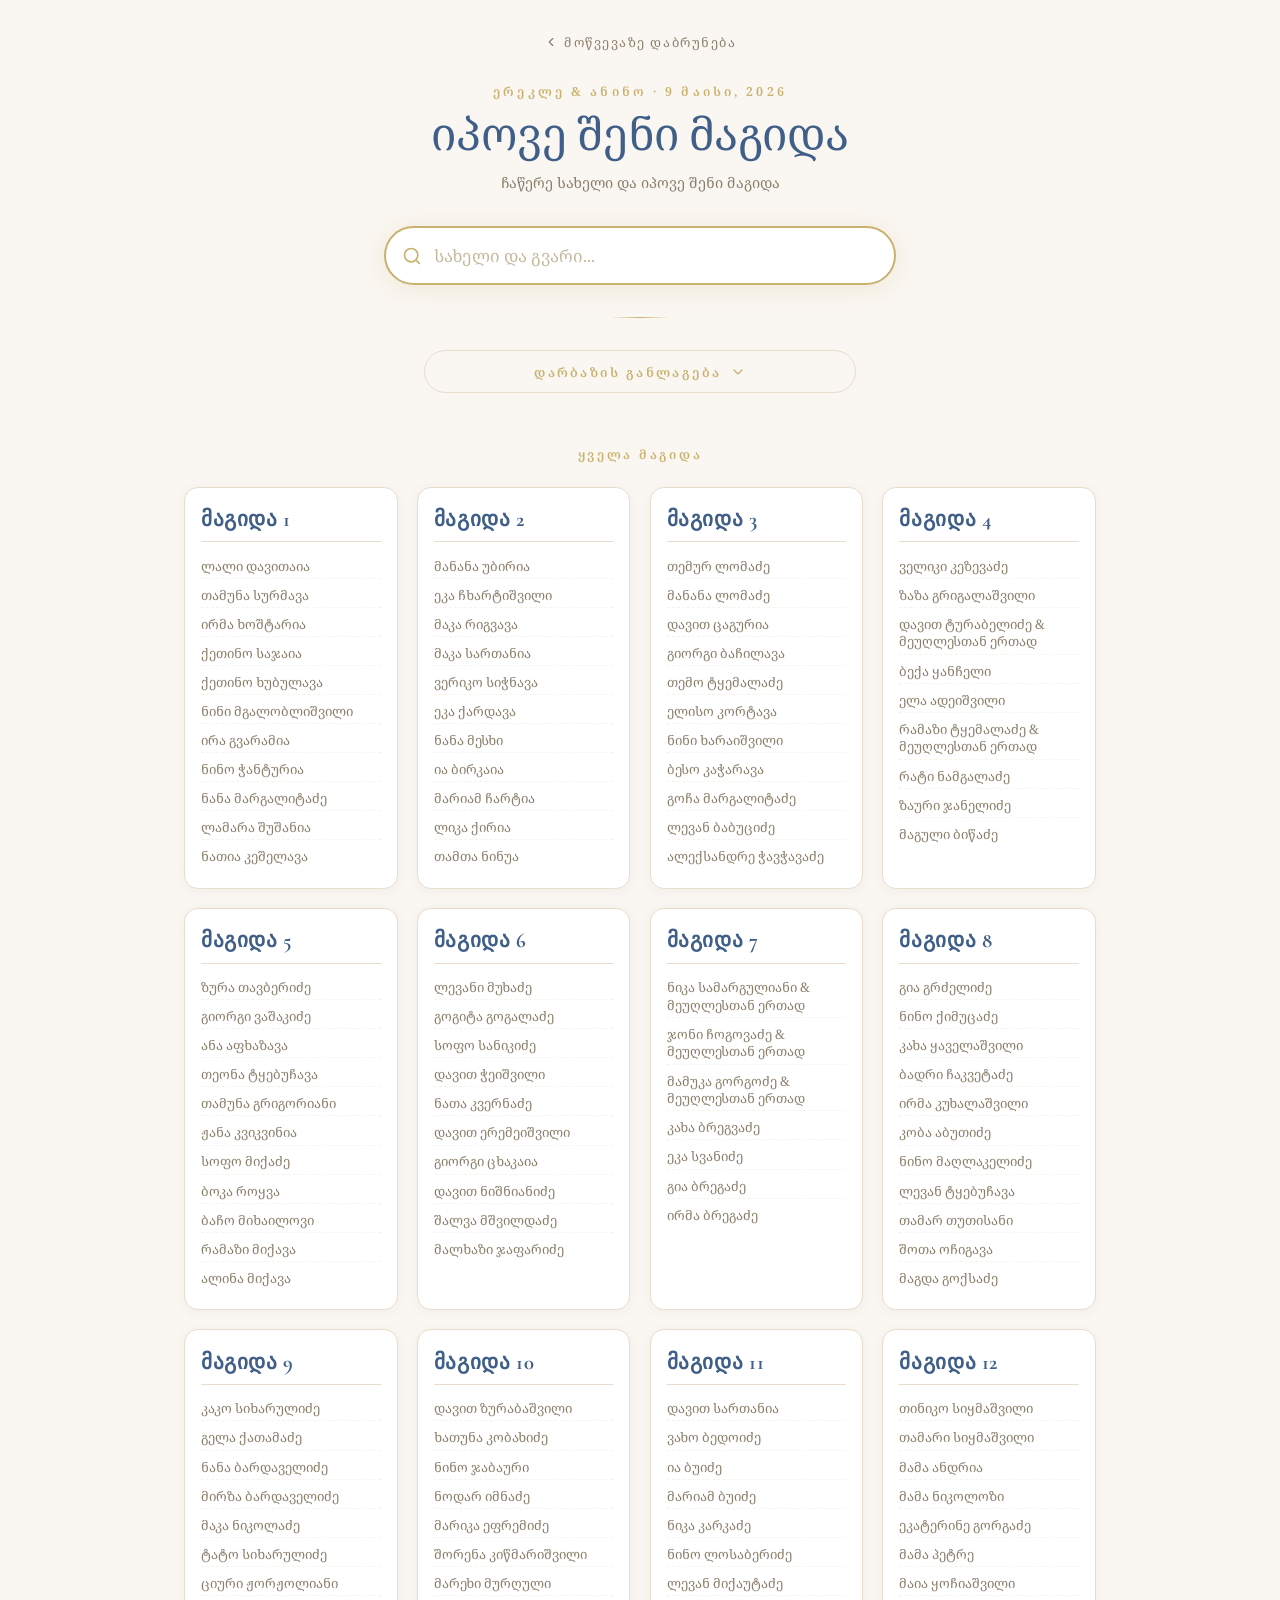
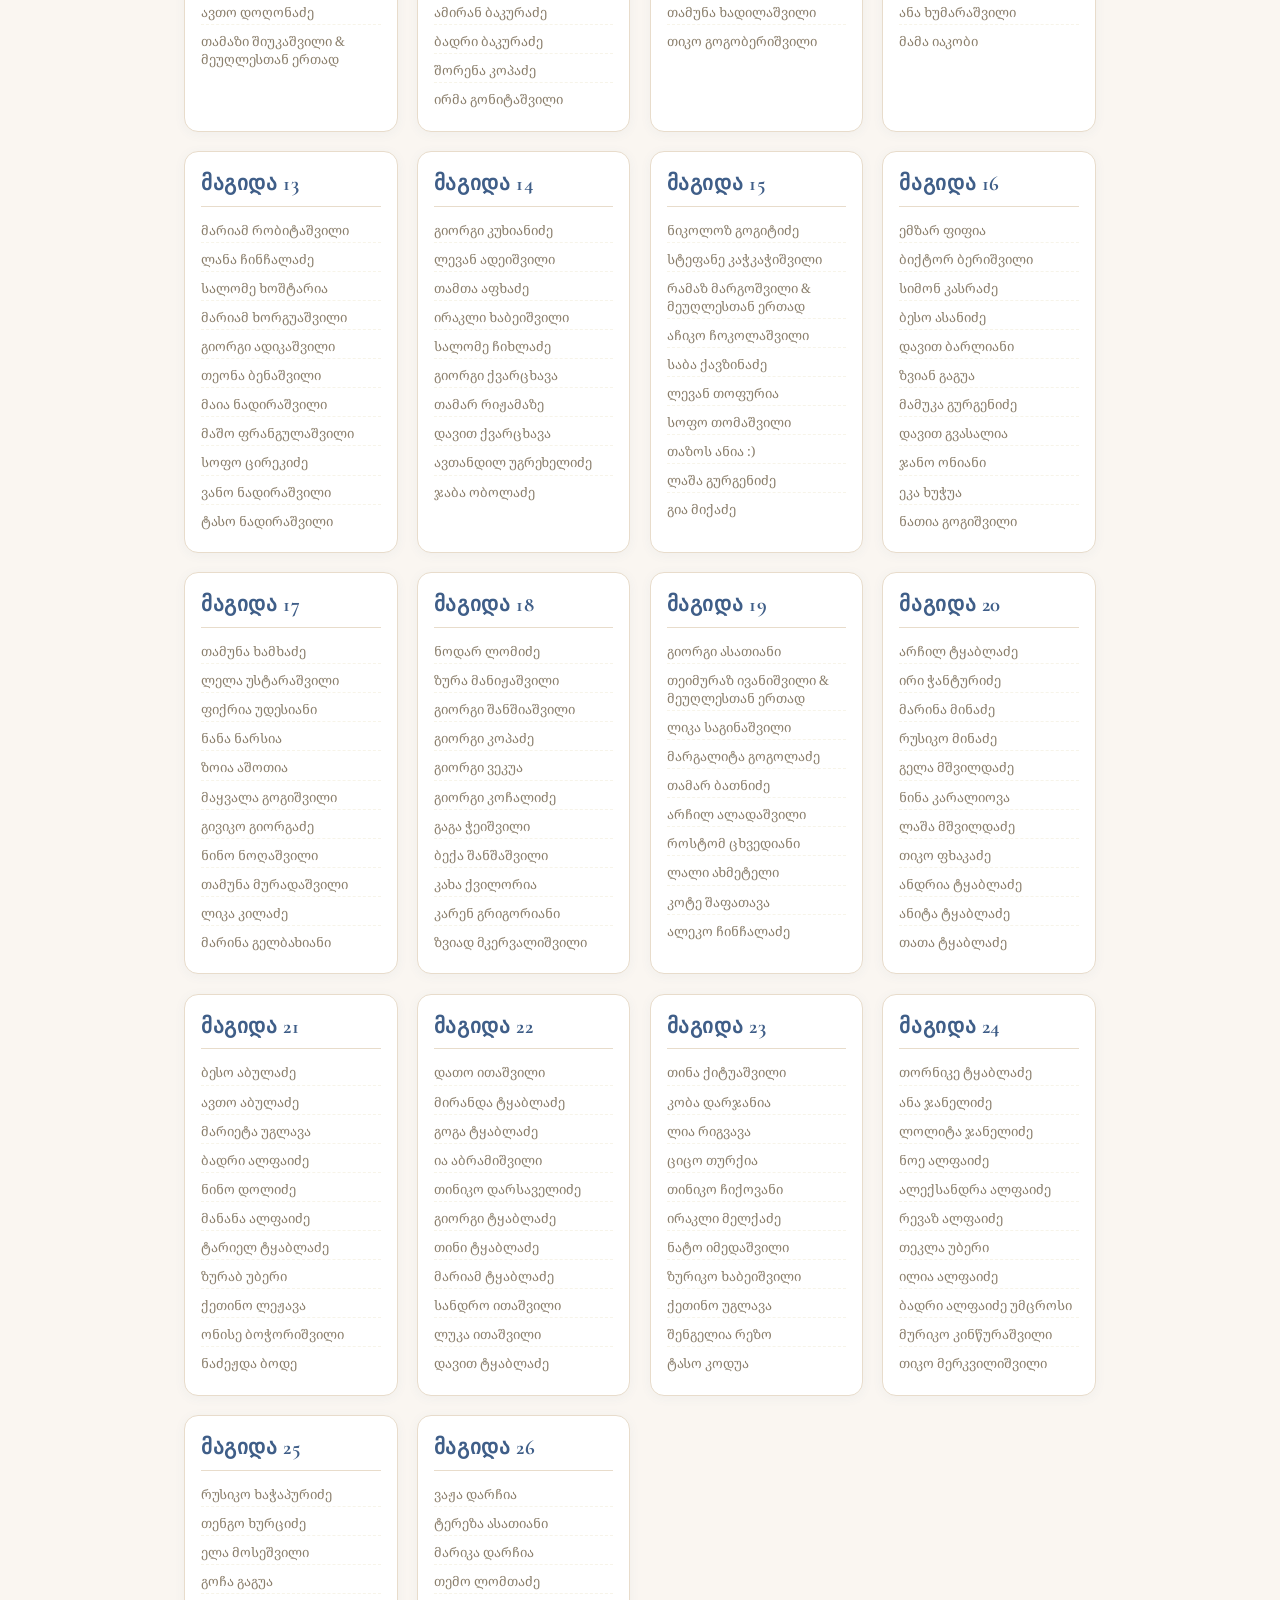
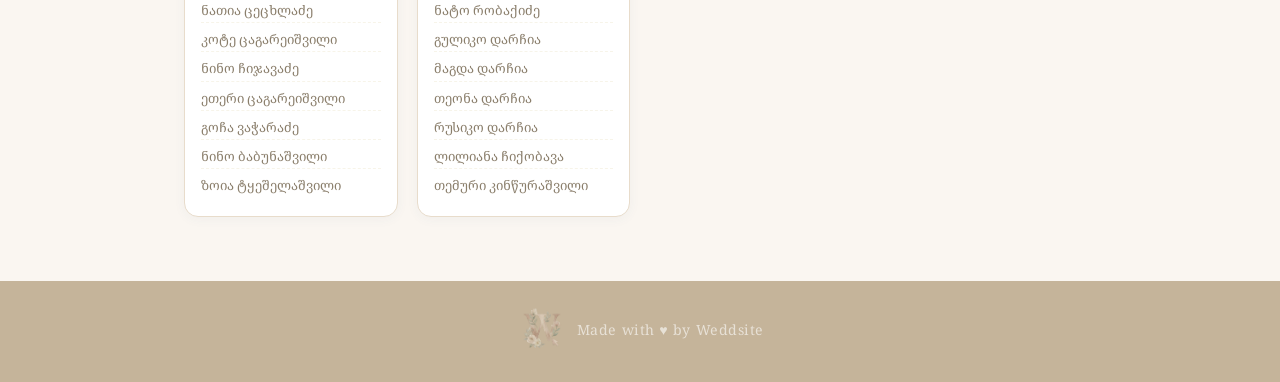
<file: find-table.html>
<!DOCTYPE html>
<html lang="ka">
    <head>
        <meta charset="UTF-8">
        <meta name="viewport" content="width=device-width, initial-scale=1.0">
        <title>მაგიდის პოვნა - ერეკლე & ანინო</title>
        <link rel="preconnect" href="https://fonts.googleapis.com">
        <link rel="preconnect" href="https://fonts.gstatic.com" crossorigin>
        <link href="https://fonts.googleapis.com/css2?family=Cormorant+Garamond:wght@400;600;700&family=Noto+Serif+Georgian:wght@400;500;600&display=swap" rel="stylesheet">
        <link rel="stylesheet" href="find-table.css">
    </head>
    <body>

        <!-- HEADER -->
        <header class="ft-header">
            <a href="index.html" class="ft-back">
                <svg viewBox="0 0 24 24" fill="none" stroke="currentColor" stroke-width="2" stroke-linecap="round" stroke-linejoin="round">
                    <polyline points="15 18 9 12 15 6"/>
                </svg>
                მოწვევაზე დაბრუნება
            </a>
            <p class="ft-eyebrow">ერეკლე & ანინო · 9 მაისი, 2026</p>
            <h1 class="ft-title">იპოვე შენი მაგიდა</h1>
            <p class="ft-sub">ჩაწერე სახელი და იპოვე შენი მაგიდა</p>
        </header>

        <!-- SEARCH -->
        <div class="ft-search-wrap">
            <div class="ft-search-box">
                <svg viewBox="0 0 24 24" fill="none" stroke="currentColor" stroke-width="2" stroke-linecap="round" stroke-linejoin="round">
                    <circle cx="11" cy="11" r="8"/>
                    <line x1="21" y1="21" x2="16.65" y2="16.65"/>
                </svg>
                <input
                    type="text"
                    class="ft-search-input"
                    id="ft-search"
                    placeholder="სახელი და გვარი..."
                    autocomplete="off"
                    autocorrect="off"
                    spellcheck="false"
                >
                <button class="ft-clear" id="ft-clear" aria-label="გასუფთავება">✕</button>
            </div>
        </div>

        <div class="ft-divider"></div>

        <!-- SEARCH RESULTS -->
        <div class="ft-results" id="ft-results">
            <p class="ft-results-label" id="ft-results-label">შედეგები</p>
            <div id="ft-results-list"></div>
        </div>

        <!-- VENUE MAP -->
        <section class="ft-map-section">
            <button class="ft-map-toggle" id="ft-map-toggle" aria-expanded="false">
                <span class="ft-map-label" id="ft-map-label">დარბაზის განლაგება</span>
                <svg class="ft-map-chevron" viewBox="0 0 24 24" fill="none" stroke="currentColor" stroke-width="2" stroke-linecap="round" stroke-linejoin="round">
                    <polyline points="6 9 12 15 18 9"/>
                </svg>
            </button>
            <div class="ft-map-wrap" id="ft-map-wrap">
                <svg class="ft-map-svg" viewBox="0 0 420 730" xmlns="http://www.w3.org/2000/svg">

                    <!-- Stage -->
                    <g class="ft-map-stage">
                        <rect x="148" y="16" width="124" height="40" rx="8"/>
                        <text x="210" y="41">სცენა</text>
                    </g>


                    <!-- ===== COL A – far left (x=45) : 13 11 9 7 5 3 1 ===== -->
                    <g id="map-13" class="ft-map-table"><circle cx="45" cy="130" r="23"/><text x="45" y="130">13</text></g>
                    <g id="map-11" class="ft-map-table"><circle cx="45" cy="215" r="23"/><text x="45" y="215">11</text></g>
                    <g id="map-9"  class="ft-map-table"><circle cx="45" cy="300" r="23"/><text x="45" y="300">9</text></g>
                    <g id="map-7"  class="ft-map-table"><circle cx="45" cy="385" r="23"/><text x="45" y="385">7</text></g>
                    <g id="map-5"  class="ft-map-table"><circle cx="45" cy="470" r="23"/><text x="45" y="470">5</text></g>
                    <g id="map-3"  class="ft-map-table"><circle cx="45" cy="555" r="23"/><text x="45" y="555">3</text></g>
                    <g id="map-1"  class="ft-map-table"><circle cx="45" cy="640" r="23"/><text x="45" y="640">1</text></g>

                    <!-- ===== COL B – inner left (x=128) staggered : 12 10 8 6 4 2 ===== -->
                    <g id="map-12" class="ft-map-table"><circle cx="128" cy="172" r="23"/><text x="128" y="172">12</text></g>
                    <g id="map-10" class="ft-map-table"><circle cx="128" cy="257" r="23"/><text x="128" y="257">10</text></g>
                    <g id="map-8"  class="ft-map-table"><circle cx="128" cy="342" r="23"/><text x="128" y="342">8</text></g>
                    <g id="map-6"  class="ft-map-table"><circle cx="128" cy="427" r="23"/><text x="128" y="427">6</text></g>
                    <g id="map-4"  class="ft-map-table"><circle cx="128" cy="512" r="23"/><text x="128" y="512">4</text></g>
                    <g id="map-2"  class="ft-map-table"><circle cx="128" cy="597" r="23"/><text x="128" y="597">2</text></g>

                    <!-- ===== COL C – inner right (x=292) staggered : 24 22 20 18 16 14 ===== -->
                    <g id="map-24" class="ft-map-table"><circle cx="292" cy="172" r="23"/><text x="292" y="172">24</text></g>
                    <g id="map-22" class="ft-map-table"><circle cx="292" cy="257" r="23"/><text x="292" y="257">22</text></g>
                    <g id="map-20" class="ft-map-table"><circle cx="292" cy="342" r="23"/><text x="292" y="342">20</text></g>
                    <g id="map-18" class="ft-map-table"><circle cx="292" cy="427" r="23"/><text x="292" y="427">18</text></g>
                    <g id="map-16" class="ft-map-table"><circle cx="292" cy="512" r="23"/><text x="292" y="512">16</text></g>
                    <g id="map-14" class="ft-map-table"><circle cx="292" cy="597" r="23"/><text x="292" y="597">14</text></g>

                    <!-- ===== COL D – far right (x=375) : 26 25 23 21 19 17 15 ===== -->
                    <g id="map-26" class="ft-map-table"><circle cx="375" cy="130" r="23"/><text x="375" y="130">26</text></g>
                    <g id="map-25" class="ft-map-table"><circle cx="375" cy="215" r="23"/><text x="375" y="215">25</text></g>
                    <g id="map-23" class="ft-map-table"><circle cx="375" cy="300" r="23"/><text x="375" y="300">23</text></g>
                    <g id="map-21" class="ft-map-table"><circle cx="375" cy="385" r="23"/><text x="375" y="385">21</text></g>
                    <g id="map-19" class="ft-map-table"><circle cx="375" cy="470" r="23"/><text x="375" y="470">19</text></g>
                    <g id="map-17" class="ft-map-table"><circle cx="375" cy="555" r="23"/><text x="375" y="555">17</text></g>
                    <g id="map-15" class="ft-map-table"><circle cx="375" cy="640" r="23"/><text x="375" y="640">15</text></g>


                </svg>
            </div>
        </section>

        <!-- ALL TABLES -->
        <section class="ft-tables-section" id="ft-tables-section">
            <p class="ft-tables-label">ყველა მაგიდა</p>
            <div class="ft-tables-grid" id="ft-tables-grid">
                <!-- filled by JS -->
            </div>
        </section>

        <!-- FOOTER -->
        <footer class="ft-footer">
            <a href="https://www.instagram.com/weddsites/" target="_blank" rel="noopener" class="ft-footer-credit">
                <img src="weddsite.png" alt="Weddsite" class="ft-footer-logo">
                <span>Made with ♥ by Weddsite</span>
            </a>
        </footer>

        <script src="guests.js"></script>
        <script>
            // ---- Build all-tables grid ----
            var grid = document.getElementById('ft-tables-grid');
            var tableNums = Object.keys(TABLES).map(Number).sort(function(a,b){return a-b;});

            tableNums.forEach(function(num) {
                var card = document.createElement('div');
                card.className = 'ft-table-card';

                var heading = document.createElement('div');
                heading.className = 'ft-table-num';
                heading.textContent = 'მაგიდა ' + num;
                card.appendChild(heading);

                var ul = document.createElement('ul');
                ul.className = 'ft-table-guests';
                TABLES[num].forEach(function(guest) {
                    var li = document.createElement('li');
                    li.textContent = guest;
                    ul.appendChild(li);
                });
                card.appendChild(ul);
                grid.appendChild(card);
            });

            // ---- Map toggle ----
            var mapToggle = document.getElementById('ft-map-toggle');
            var mapWrap = document.getElementById('ft-map-wrap');
            var mapLabel = document.getElementById('ft-map-label');

            mapToggle.addEventListener('click', function() {
                var open = mapWrap.classList.toggle('open');
                mapToggle.setAttribute('aria-expanded', open);
            });

            function highlightTablesOnMap(found) {
                document.querySelectorAll('.ft-map-table').forEach(function(el) {
                    el.classList.remove('highlighted');
                    el.classList.add('dimmed');
                });
                found.forEach(function(num) {
                    var el = document.getElementById('map-' + num);
                    if (el) {
                        el.classList.remove('dimmed');
                        el.classList.add('highlighted');
                    }
                });
                mapLabel.textContent = 'დარბაზის განლაგება';
            }

            function clearMapHighlights() {
                document.querySelectorAll('.ft-map-table').forEach(function(el) {
                    el.classList.remove('highlighted', 'dimmed');
                });
                mapLabel.textContent = 'დარბაზის განლაგება';
            }

            // ---- Search logic ----
            var searchInput = document.getElementById('ft-search');
            var clearBtn = document.getElementById('ft-clear');
            var resultsWrap = document.getElementById('ft-results');
            var resultsList = document.getElementById('ft-results-list');
            var resultsLabel = document.getElementById('ft-results-label');
            var tablesSection = document.getElementById('ft-tables-section');

            function normalize(str) {
                return str.toLowerCase().trim();
            }

            function highlight(text, query) {
                if (!query) return document.createTextNode(text);
                var idx = normalize(text).indexOf(normalize(query));
                if (idx === -1) return document.createTextNode(text);
                var span = document.createElement('span');
                span.appendChild(document.createTextNode(text.slice(0, idx)));
                var mark = document.createElement('mark');
                mark.textContent = text.slice(idx, idx + query.length);
                span.appendChild(mark);
                span.appendChild(document.createTextNode(text.slice(idx + query.length)));
                return span;
            }

            function doSearch(query) {
                resultsList.innerHTML = '';
                var q = normalize(query);

                if (!q) {
                    resultsWrap.classList.remove('visible');
                    tablesSection.style.display = '';
                    clearBtn.classList.remove('visible');
                    clearMapHighlights();
                    return;
                }

                clearBtn.classList.add('visible');
                var matches = GUESTS.filter(function(g) {
                    return normalize(g.name).indexOf(q) !== -1;
                });

                tablesSection.style.display = 'none';
                resultsWrap.classList.add('visible');

                if (matches.length === 0) {
                    var noRes = document.createElement('div');
                    noRes.className = 'ft-no-results';
                    noRes.innerHTML = 'სახელი ვერ მოიძებნა.<br>სცადეთ სხვანაირად.';
                    resultsList.appendChild(noRes);
                    resultsLabel.textContent = 'შედეგი ვერ მოიძებნა';
                    clearMapHighlights();
                    return;
                }

                resultsLabel.textContent = 'ნაპოვნია · ' + matches.length + ' სტუმარი';

                matches.forEach(function(g) {
                    var item = document.createElement('div');
                    item.className = 'ft-result-item';

                    var nameEl = document.createElement('div');
                    nameEl.className = 'ft-result-name';
                    nameEl.appendChild(highlight(g.name, query));

                    var tableEl = document.createElement('div');
                    tableEl.className = 'ft-result-table';
                    tableEl.textContent = 'მაგიდა ' + g.table;

                    item.appendChild(nameEl);
                    item.appendChild(tableEl);
                    resultsList.appendChild(item);
                });

                // Highlight found table(s) on map and open it
                var foundTables = matches.map(function(g) { return g.table; });
                highlightTablesOnMap(foundTables);
                mapWrap.classList.add('open');
                mapToggle.setAttribute('aria-expanded', 'true');
            }

            searchInput.addEventListener('input', function() {
                doSearch(this.value);
            });

            clearBtn.addEventListener('click', function() {
                searchInput.value = '';
                doSearch('');
                searchInput.focus();
            });

            setTimeout(function() {
                searchInput.focus();
            }, 300);
        </script>
    </body>
</html>
</file>
<file: find-table.css>
:root {
	--paper: #faf6f1;
	--ink: #3a3028;
	--blue: #3f5e88;
	--blue-mid: #5f7ca5;
	--gold: #c9b26e;
	--muted: #8a7e6b;
	--line: #e8dccb;
	--card: #fff;
	--input-border: rgba(201, 178, 110, 0.4);
}

* {
	margin: 0;
	padding: 0;
	box-sizing: border-box;
}

html {
	scrollbar-width: thin;
	scrollbar-color: rgba(201, 178, 110, 0.35) transparent;
}

html::-webkit-scrollbar {
	width: 6px;
}

html::-webkit-scrollbar-track {
	background: transparent;
}

html::-webkit-scrollbar-thumb {
	background: rgba(201, 178, 110, 0.35);
	border-radius: 3px;
}

body {
	min-height: 100vh;
	background-color: var(--paper);
	font-family: 'Noto Serif Georgian', 'Cormorant Garamond', serif;
	color: var(--ink);
}

/* ---------- HEADER ---------- */
.ft-header {
	padding: 2rem 1.5rem 0;
	text-align: center;
}

.ft-back {
	display: inline-flex;
	align-items: center;
	gap: 0.4rem;
	font-size: 0.8rem;
	letter-spacing: 0.12em;
	text-transform: uppercase;
	color: var(--muted);
	text-decoration: none;
	margin-bottom: 2rem;
	transition: color 0.2s ease;
}

.ft-back:hover {
	color: var(--blue);
}

.ft-back svg {
	width: 14px;
	height: 14px;
}

.ft-eyebrow {
	font-size: 0.78rem;
	letter-spacing: 0.25em;
	text-transform: uppercase;
	color: var(--gold);
	font-weight: 600;
	margin-bottom: 0.6rem;
}

.ft-title {
	font-family: 'Cormorant Garamond', 'Noto Serif Georgian', serif;
	font-size: 2.2rem;
	font-weight: 400;
	color: var(--blue);
	margin-bottom: 0.5rem;
	line-height: 1.2;
}

@media (min-width: 481px) {
	.ft-title {
		font-size: 2.8rem;
	}
}

.ft-sub {
	font-size: 0.9rem;
	color: var(--muted);
	margin-bottom: 0;
	line-height: 1.6;
}

/* ---------- SEARCH ---------- */
.ft-search-wrap {
	padding: 2rem 1.5rem 0;
	max-width: 560px;
	margin: 0 auto;
}

.ft-search-box {
	position: relative;
	display: flex;
	align-items: center;
}

.ft-search-box svg {
	position: absolute;
	left: 1.1rem;
	width: 20px;
	height: 20px;
	color: var(--gold);
	flex-shrink: 0;
	pointer-events: none;
}

.ft-search-input {
	width: 100%;
	padding: 1rem 1rem 1rem 3rem;
	border: 2px solid var(--input-border);
	border-radius: 999px;
	background: var(--card);
	font-family: 'Noto Serif Georgian', 'Cormorant Garamond', serif;
	font-size: 1.05rem;
	color: var(--ink);
	outline: none;
	transition: border-color 0.2s ease, box-shadow 0.2s ease;
	box-shadow: 0 4px 20px rgba(63, 94, 136, 0.07);
}

.ft-search-input::placeholder {
	color: #c4b89e;
}

.ft-search-input:focus {
	border-color: var(--gold);
	box-shadow: 0 4px 24px rgba(201, 178, 110, 0.18);
}

.ft-clear {
	position: absolute;
	right: 1.1rem;
	background: none;
	border: none;
	cursor: pointer;
	color: var(--muted);
	font-size: 1.1rem;
	line-height: 1;
	padding: 0.2rem;
	display: none;
	transition: color 0.2s ease;
}

.ft-clear:hover {
	color: var(--blue);
}

.ft-clear.visible {
	display: block;
}

/* ---------- DIVIDER ---------- */
.ft-divider {
	width: 60px;
	height: 1px;
	background: linear-gradient(to right, transparent, var(--gold), transparent);
	margin: 2rem auto;
}

/* ---------- SEARCH RESULTS ---------- */
.ft-results {
	display: none;
	padding: 0 1.5rem 1rem;
	max-width: 560px;
	margin: 0 auto;
}

.ft-results.visible {
	display: block;
}

.ft-results-label {
	font-size: 0.8rem;
	letter-spacing: 0.18em;
	text-transform: uppercase;
	color: var(--muted);
	margin-bottom: 1rem;
	font-weight: 600;
}

.ft-result-item {
	display: flex;
	align-items: center;
	justify-content: space-between;
	background: var(--card);
	border-radius: 12px;
	padding: 1rem 1.4rem;
	margin-bottom: 0.6rem;
	border: 1px solid var(--line);
	box-shadow: 0 2px 12px rgba(63, 94, 136, 0.06);
	transition: border-color 0.2s ease, box-shadow 0.2s ease;
}

.ft-result-item:hover {
	border-color: rgba(201, 178, 110, 0.5);
	box-shadow: 0 4px 20px rgba(63, 94, 136, 0.1);
}

.ft-result-name {
	font-size: 1rem;
	color: var(--ink);
	font-weight: 400;
	line-height: 1.4;
}

.ft-result-name mark {
	background: rgba(201, 178, 110, 0.25);
	color: inherit;
	border-radius: 3px;
	padding: 0 1px;
}

.ft-result-table {
	flex-shrink: 0;
	margin-left: 1rem;
	background: var(--blue);
	color: #fff;
	border-radius: 999px;
	padding: 0.3rem 0.9rem;
	font-size: 0.8rem;
	font-weight: 600;
	letter-spacing: 0.05em;
	white-space: nowrap;
}

.ft-no-results {
	text-align: center;
	padding: 2rem 0;
	color: var(--muted);
	font-size: 0.95rem;
	line-height: 1.8;
}

/* ---------- VENUE MAP ---------- */
.ft-map-section {
	padding: 0 1.5rem 2.5rem;
	max-width: 480px;
	margin: 0 auto;
}

.ft-map-toggle {
	display: flex;
	align-items: center;
	justify-content: center;
	gap: 0.5rem;
	width: 100%;
	background: none;
	border: 1px solid var(--line);
	border-radius: 999px;
	padding: 0.7rem 1.4rem;
	cursor: pointer;
	font-family: 'Noto Serif Georgian', 'Cormorant Garamond', serif;
	transition: border-color 0.2s ease, background 0.2s ease;
	margin-bottom: 0.8rem;
}

.ft-map-toggle:hover {
	border-color: var(--gold);
	background: rgba(201, 178, 110, 0.06);
}

.ft-map-label {
	font-size: 0.8rem;
	letter-spacing: 0.18em;
	text-transform: uppercase;
	color: var(--gold);
	font-weight: 600;
}

.ft-map-chevron {
	width: 16px;
	height: 16px;
	color: var(--gold);
	transition: transform 0.3s ease;
	flex-shrink: 0;
}

.ft-map-toggle[aria-expanded="true"] .ft-map-chevron {
	transform: rotate(180deg);
}

.ft-map-wrap {
	background: var(--card);
	border-radius: 16px;
	border: 1px solid var(--line);
	padding: 1rem 0.8rem;
	box-shadow: 0 2px 16px rgba(63, 94, 136, 0.06);
	display: none;
}

.ft-map-wrap.open {
	display: block;
}

.ft-map-svg {
	width: 100%;
	height: auto;
	display: block;
}

/* Stage box */
.ft-map-stage rect {
	fill: rgba(201, 178, 110, 0.1);
	stroke: var(--gold);
	stroke-width: 1.5;
}

.ft-map-stage text {
	font-family: 'Cormorant Garamond', serif;
	font-size: 15px;
	fill: var(--gold);
	font-weight: 600;
	text-anchor: middle;
	dominant-baseline: middle;
}

/* Table circles — default */
.ft-map-table circle {
	fill: var(--card);
	stroke: var(--blue);
	stroke-width: 1.5;
	transition: fill 0.35s ease, stroke 0.35s ease, opacity 0.35s ease;
}

.ft-map-table text {
	font-family: 'Cormorant Garamond', serif;
	font-size: 15px;
	font-weight: 700;
	fill: var(--blue);
	text-anchor: middle;
	dominant-baseline: middle;
	transition: fill 0.35s ease, opacity 0.35s ease;
	pointer-events: none;
}

/* Dimmed — other tables while searching */
.ft-map-table.dimmed circle {
	fill: var(--card);
	stroke: #d4ccbf;
	opacity: 0.35;
}

.ft-map-table.dimmed text {
	fill: #c4b89e;
	opacity: 0.35;
}

/* Highlighted — found table */
.ft-map-table.highlighted circle {
	fill: var(--gold);
	stroke: var(--gold);
	opacity: 1;
	filter: drop-shadow(0 0 6px rgba(201, 178, 110, 0.55));
}

.ft-map-table.highlighted text {
	fill: #fff;
	opacity: 1;
}

/* ---------- ALL TABLES GRID ---------- */
.ft-tables-section {
	padding: 0 1.5rem 4rem;
	max-width: 960px;
	margin: 0 auto;
}

.ft-tables-label {
	font-size: 0.78rem;
	letter-spacing: 0.22em;
	text-transform: uppercase;
	color: var(--gold);
	font-weight: 600;
	text-align: center;
	margin-bottom: 1.5rem;
}

.ft-tables-grid {
	display: grid;
	grid-template-columns: 1fr 1fr;
	gap: 1rem;
}

@media (min-width: 481px) {
	.ft-tables-grid {
		grid-template-columns: repeat(3, 1fr);
	}
}

@media (min-width: 769px) {
	.ft-tables-grid {
		grid-template-columns: repeat(4, 1fr);
		gap: 1.2rem;
	}
}

.ft-table-card {
	background: var(--card);
	border-radius: 14px;
	padding: 1.2rem 1rem;
	border: 1px solid var(--line);
	box-shadow: 0 2px 12px rgba(63, 94, 136, 0.05);
	transition: border-color 0.2s ease, box-shadow 0.2s ease;
}

.ft-table-card:hover {
	border-color: rgba(201, 178, 110, 0.45);
	box-shadow: 0 6px 24px rgba(63, 94, 136, 0.1);
}

.ft-table-num {
	font-family: 'Cormorant Garamond', serif;
	font-size: 1.3rem;
	font-weight: 700;
	color: var(--blue);
	margin-bottom: 0.8rem;
	padding-bottom: 0.6rem;
	border-bottom: 1px solid var(--line);
	letter-spacing: 0.03em;
}

.ft-table-guests {
	list-style: none;
	display: flex;
	flex-direction: column;
	gap: 0.35rem;
}

.ft-table-guests li {
	font-size: 0.82rem;
	color: var(--muted);
	line-height: 1.35;
	padding: 0.15rem 0;
	border-bottom: 1px dashed rgba(201, 178, 110, 0.15);
}

.ft-table-guests li:last-child {
	border-bottom: none;
}

/* ---------- FOOTER ---------- */
.ft-footer {
	padding: 1.5rem;
	text-align: center;
	background-color: #c5b49a;
}

.ft-footer-credit {
	display: inline-flex;
	align-items: center;
	gap: 0.55rem;
	text-decoration: none;
	color: white;
	font-size: 0.88rem;
	letter-spacing: 0.04em;
	opacity: 0.6;
	transition: opacity 0.3s ease;
}

.ft-footer-credit:hover {
	opacity: 1;
}

.ft-footer-logo {
	width: 52px;
	height: auto;
}
</file>
